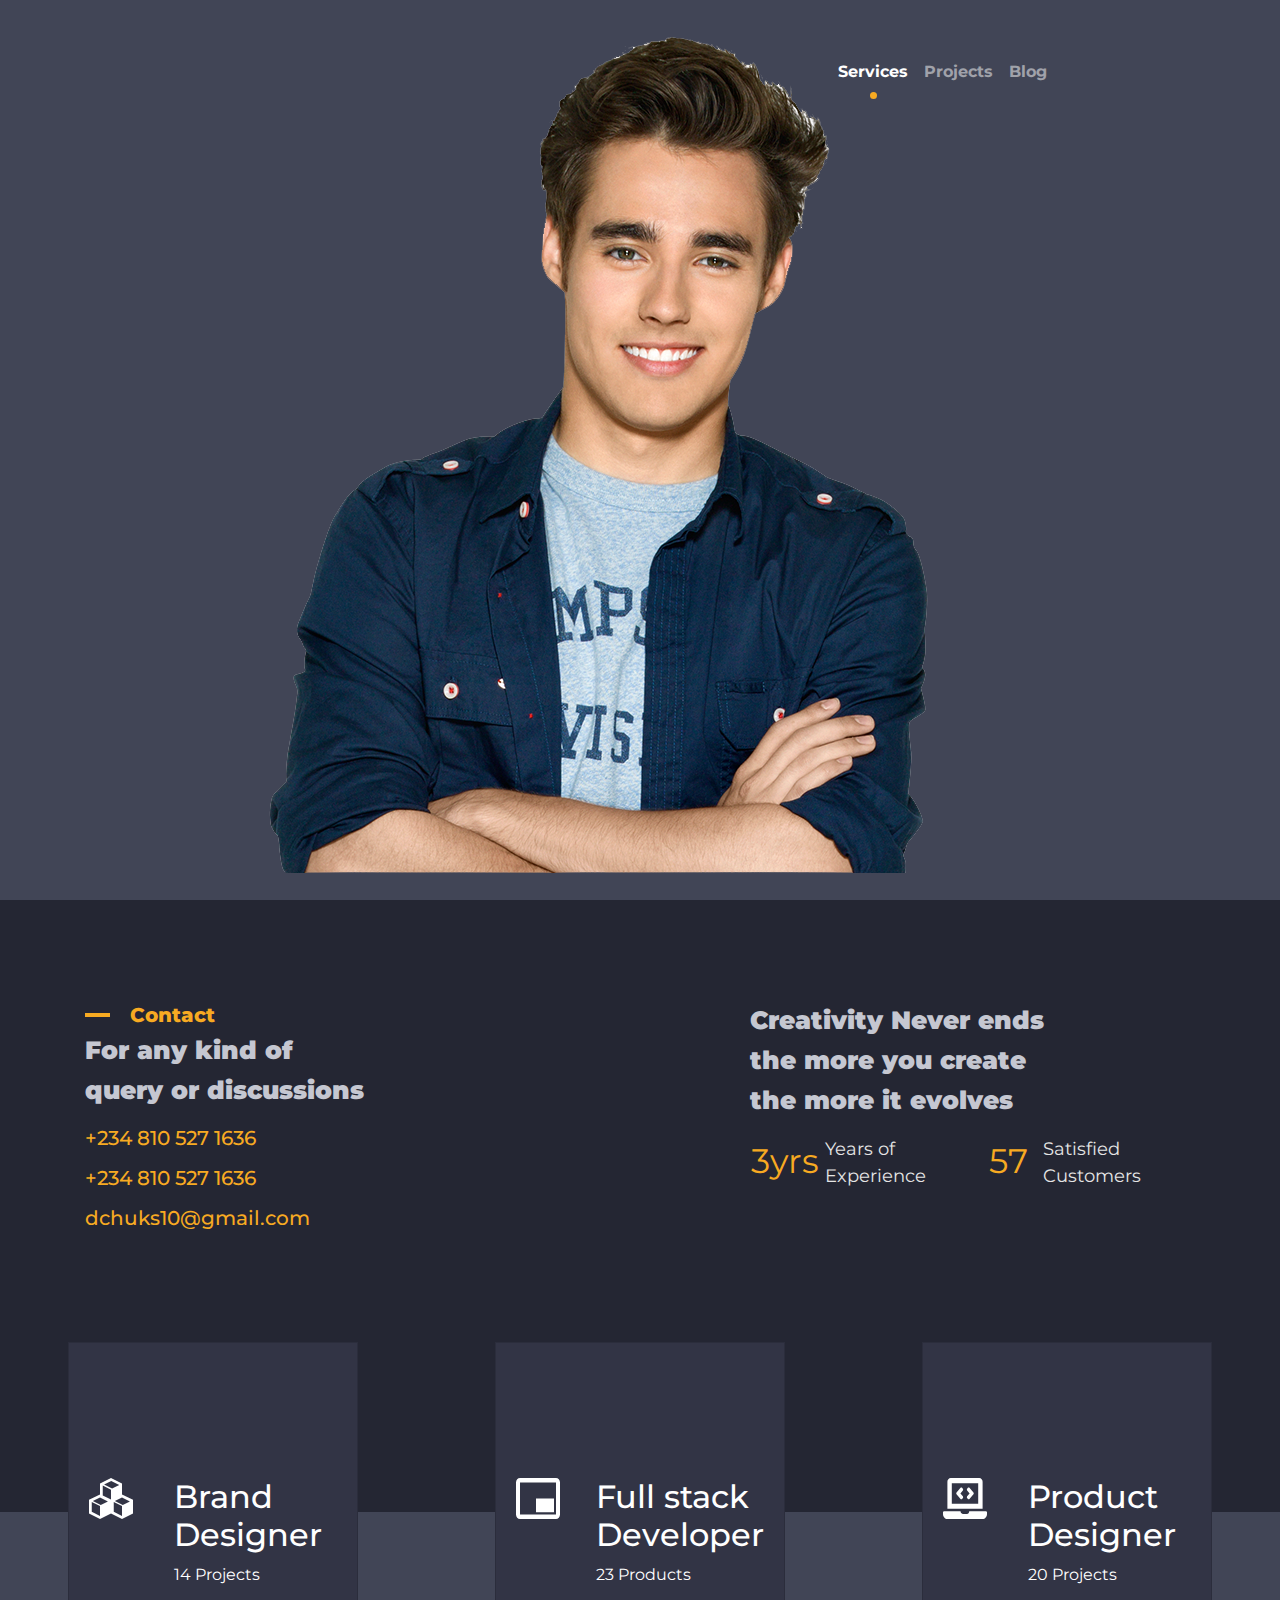
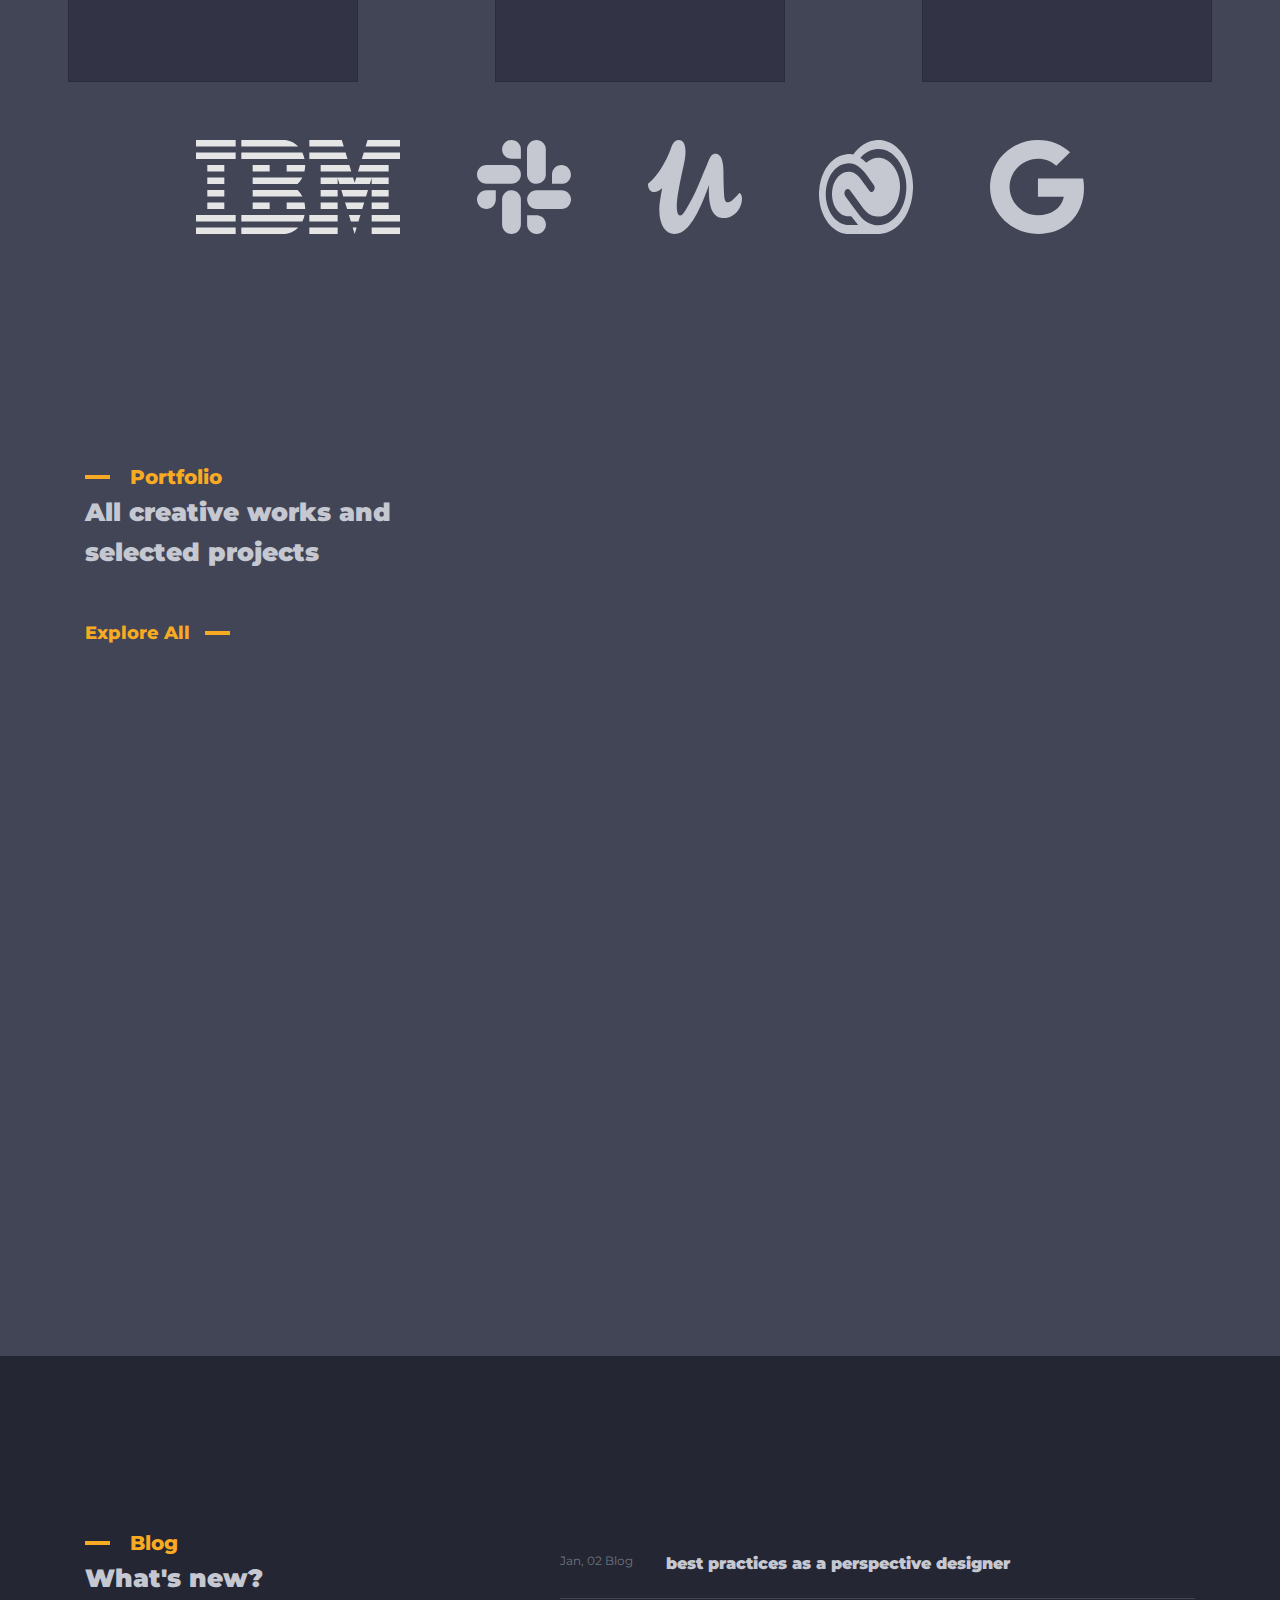
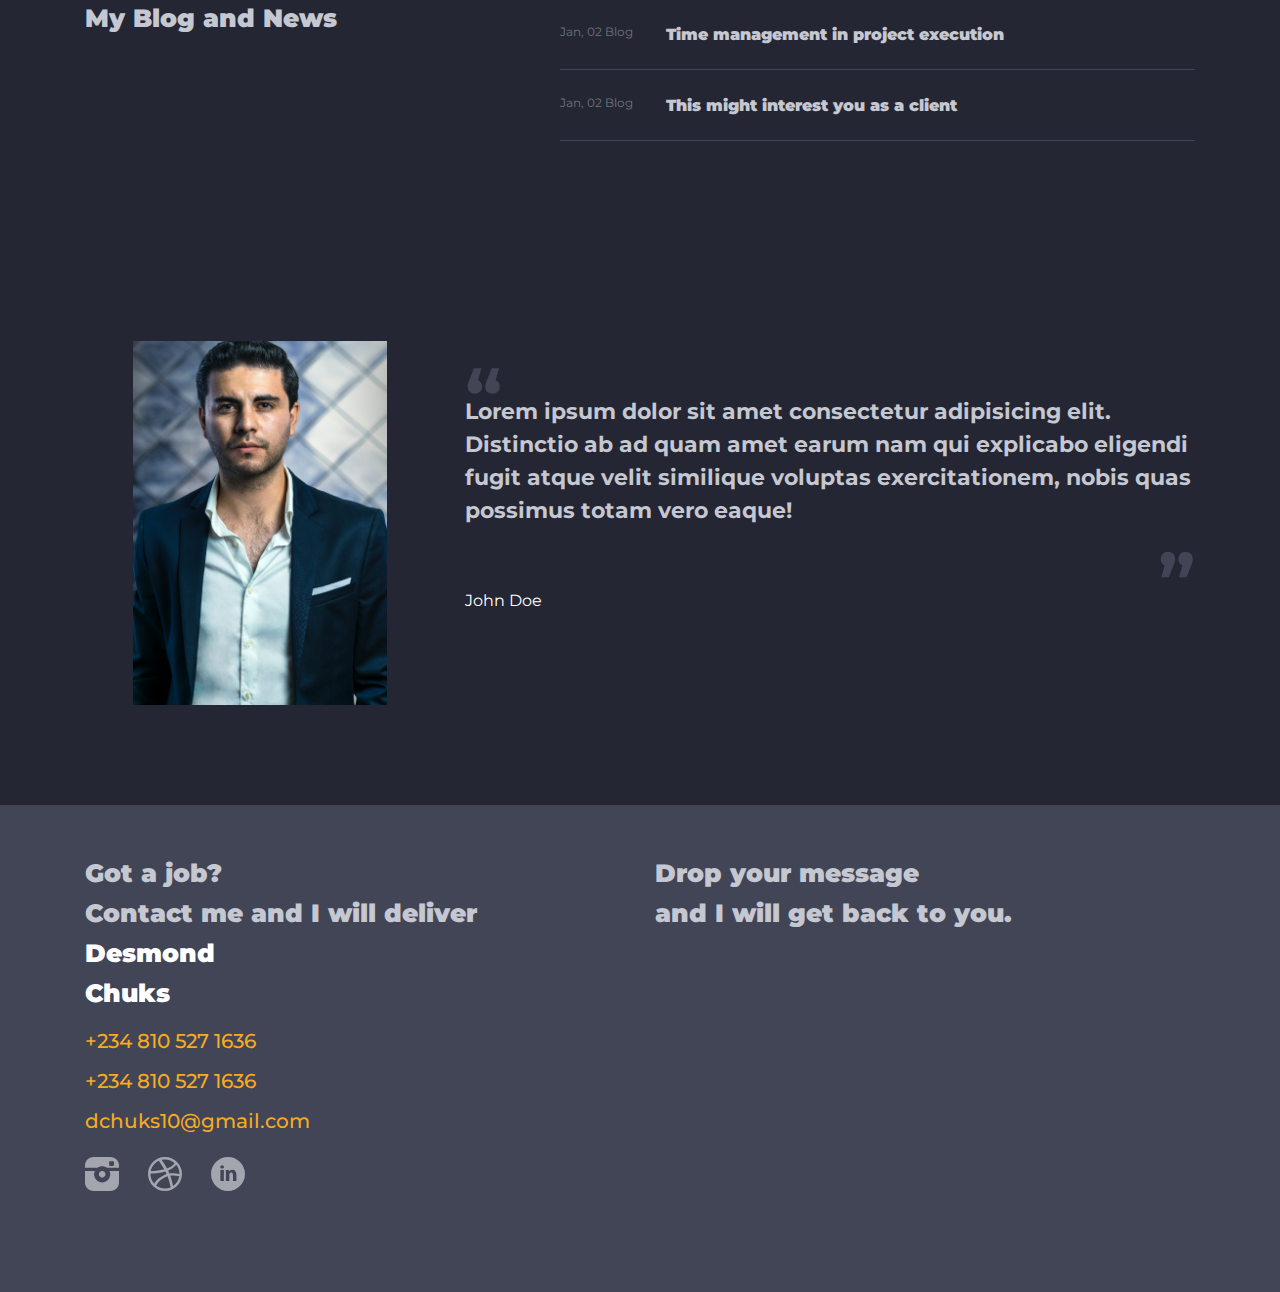
<file: index.html>
<!DOCTYPE html>
<html lang="en">
  <head>
    <meta charset="utf-8" />
    <link rel="icon" href="/favicon.ico" />
    <meta name="viewport" content="width=device-width,initial-scale=1" />
    <meta name="theme-color" content="#000000" />
    <meta name="description" content="Portfolio template" />
    <meta
      name="keywords"
      content="puredev thepuredev portfolio thepuredev.net"
    />
    <meta name="author" content="@ajibola_ojo_(jbritz)" />
    <link rel="apple-touch-icon" href="/logo192.png" />
    <!-- <link rel="manifest" href="/manifest.json" /> -->
    <link
      href="https://fonts.googleapis.com/css2?family=Montserrat&display=swap"
      rel="stylesheet"
    />
    <link
      rel="stylesheet"
      href="https://stackpath.bootstrapcdn.com/bootstrap/4.3.1/css/bootstrap.min.css"
      integrity="sha384-ggOyR0iXCbMQv3Xipma34MD+dH/1fQ784/j6cY/iJTQUOhcWr7x9JvoRxT2MZw1T"
      crossorigin="anonymous"
    />
    <link href="https://unpkg.com/aos@2.3.1/dist/aos.css" rel="stylesheet" />

    <title>Services | Portfolio</title>
    <link href="/static/css/main.css" rel="stylesheet" />
  </head>

  <body>
    <div id="jbritz-page">
      <!-- Nav  Start-->
      <nav class="navbar navbar-expand navbar-dark bg-transparent">
        <div class="container">
          <div class="col-0 col-md-8"></div>
          <div class="collapse navbar-collapse" id="navbarNav">
            <ul class="navbar-nav ml-auto ml-md-0">
              <li class="nav-item active">
                <a class="nav-link" href="./index.html"
                  >Services <span class="sr-only">(current)</span></a
                >
              </li>
              <li class="nav-item">
                <a class="nav-link" href="./projects.html">Projects</a>
              </li>
              <li class="nav-item">
                <a class="nav-link" href="./blog.html">Blog</a>
              </li>
            </ul>
          </div>
        </div>
      </nav>
      <!-- Nav End -->
      <section class="container landing-section">
        <div class="col-8 d-flex">
          <div
            class=""
            data-aos="fade-up"
            data-aos-delay="0"
            data-aos-duration="1500"
            data-aos-easing="ease-in-cubic"
            data-aos-once="true"
          >
            <div class="head-section">
              Desmond
              <br />
              Chuks
            </div>
            <div class="social-icon-set">
              <div class="social-icon">
                <a href="#"
                  ><img
                    class="social-icon-img"
                    src="./static/images/instagram.svg"
                    alt=""
                /></a>
              </div>
              <div class="social-icon">
                <a href="#"
                  ><img
                    class="social-icon-img"
                    src="./static/images/dribble.svg"
                    alt=""
                /></a>
              </div>
              <div class="social-icon">
                <a href="#"
                  ><img
                    class="social-icon-img"
                    src="./static/images/linkedin.svg"
                    alt=""
                /></a>
              </div>
            </div>
          </div>
        </div>
        <div class="col-4 d-none d-md-flex align-items-center">
          <div
            class="mini-section"
            data-aos="fade-down"
            data-aos-delay="300"
            data-aos-duration="1200"
            data-aos-easing="ease-in-cubic"
            data-aos-once="true"
          >
            <div class="mini-section-head">Introduction</div>
            <div class="top mini-section-body">
              Product Designer and Developer Based in Lagos.
            </div>
          </div>
        </div>
      </section>
      <!-- <div id="jbritz-main">
        <section class="jbritz-about" data-section="about"></section>
      </div> -->
    </div>
    <section class="contact-section px-3 pb-5">
      <div class="container">
        <div class="row">
          <div class="col-12 col-md-7">
            <div class="mini-section">
              <div class="mini-section-head">Contact</div>
              <div class="mini-section-body">
                For any kind of <br />
                query or discussions
              </div>
            </div>
            <div class="contact-info">
              <h5 class="my-3 text-bright">
                <a href="tel:+234 810 527 1636">+234 810 527 1636</a>
              </h5>
              <h5 class="my-3 text-bright">
                <a href="tel:+234 810 527 1636">+234 810 527 1636</a>
              </h5>
              <h5 class="my-3 text-bright">
                <a href="mailto:dchuks10@gmail.com">dchuks10@gmail.com</a>
              </h5>
            </div>
          </div>
          <div class="col-12 col-md-5">
            <div class="mini-section">
              <div class="mini-section-body">
                Creativity Never ends <br />
                the more you create <br />
                the more it evolves
              </div>
              <div class="mt-3 row">
                <div
                  class="col-12 my-2 my-sm-0 col-sm-6 support-info"
                  data-before="3yrs"
                >
                  Years of<br />
                  Experience
                </div>
                <div
                  class="col-12 my-2 my-sm-0 col-sm-6 support-info"
                  data-before="57"
                >
                  Satisfied<br />
                  Customers
                </div>
              </div>
            </div>
          </div>
        </div>
      </div>
    </section>
    <section class="experience-card-section py-5">
      <div
        class="d-flex flex-wrap flex-column flex-sm-row align-items-center justify-content-around"
      >
        <div class="card experience-card rounded-0 mx-2">
          <div class="d-flex">
            <div class="experience-card-icon">
              <img
                src="./static/images/stack.svg"
                alt=""
                class="mx-auto ex-card-image"
              />
            </div>
            <div class="experience-card-body">
              <h2>
                Brand<br />
                Designer
              </h2>
              <div class="card-sub">14 Projects</div>
            </div>
          </div>
        </div>
        <div class="card experience-card rounded-0 mx-2">
          <div class="d-flex">
            <div class="experience-card-icon">
              <img
                src="./static/images/pip.svg"
                alt=""
                class="mx-auto ex-card-image"
              />
            </div>
            <div class="experience-card-body">
              <h2>
                Full stack<br />
                Developer
              </h2>
              <div class="card-sub">23 Products</div>
            </div>
          </div>
        </div>
        <div class="card experience-card rounded-0 mx-2">
          <div class="d-flex">
            <div class="experience-card-icon">
              <img
                src="./static/images/code.svg"
                alt=""
                class="mx-auto ex-card-image"
              />
            </div>
            <div class="experience-card-body">
              <h2>
                Product<br />
                Designer
              </h2>
              <div class="card-sub">20 Projects</div>
            </div>
          </div>
        </div>
      </div>
    </section>
    <section class="org-section">
      <div class="d-flex flex-wrap align-items-center justify-content-center">
        <div
          class="org-logo"
          style="width: 204px; background: url('./static/images/ibm.svg');"
        ></div>
        <div
          class="org-logo"
          style="background: url('./static/images/slack.svg');"
        ></div>
        <div
          class="org-logo"
          style="background: url('./static/images/udemy.svg');"
        ></div>
        <div
          class="org-logo"
          style="background: url('./static/images/adcloud.svg');"
        ></div>
        <div
          class="org-logo"
          style="background: url('./static/images/google.svg');"
        ></div>
      </div>
    </section>
    <section class="portfolio-section">
      <div class="container">
        <div class="row">
          <div class="col-12 col-md-6">
            <div class="mini-section">
              <div class="mini-section-head">Portfolio</div>
              <div class="mini-section-body">
                All creative works and<br />
                selected projects
              </div>
              <div class="py-5">
                <a href="#" class="text-bright bright-link">
                  Explore All
                </a>
              </div>
            </div>
            <div
              class="img-section w-100"
              data-aos="fade-right"
              data-aos-duration="700"
              data-aos-easing="ease-in-cubic"
              data-aos-once="true"
            >
              <img class="boxed-img" src="./static/images/port 1.png" alt="" />
            </div>
          </div>
          <div
            class="col-12 col-md-6"
            data-aos="fade-left"
            data-aos-duration="700"
            data-aos-easing="ease-in-cubic"
            data-aos-once="true"
          >
            <div class="img-section w-100">
              <img class="boxed-img" src="./static/images/port 2.png" alt="" />
            </div>
            <div
              class="img-section w-100"
              data-aos="fade-right"
              data-aos-duration="700"
              data-aos-easing="ease-in-cubic"
              data-aos-once="true"
            >
              <img class="boxed-img" src="./static/images/port 3.png" alt="" />
            </div>
          </div>
        </div>
      </div>
    </section>
    <section class="blog-section">
      <div class="container">
        <div class="row">
          <div class="col-12 col-md-5">
            <div class="mini-section">
              <div class="mini-section-head">Blog</div>
              <div class="mini-section-body">
                What's new?<br />
                My Blog and News
              </div>
            </div>
          </div>
          <div class="col-12 col-md-7">
            <div class="blog-list">
              <div class="blog-list-item">
                <div class="d-inline-block blog-date text-muted">
                  Jan, 02 Blog
                </div>
                <div class="d-inline-block blog-item">
                  best practices as a perspective designer
                </div>
              </div>
              <div class="blog-list-item">
                <div class="d-inline-block blog-date text-muted">
                  Jan, 02 Blog
                </div>
                <div class="d-inline-block blog-item">
                  Time management in project execution
                </div>
              </div>
              <div class="blog-list-item">
                <div class="d-inline-block blog-date text-muted">
                  Jan, 02 Blog
                </div>
                <div class="d-inline-block blog-item">
                  This might interest you as a client
                </div>
              </div>
            </div>
          </div>
        </div>
      </div>
    </section>
    <section class="comment-section secondary-background">
      <div class="container">
        <div class="row">
          <div class="col-4 d-none d-md-block">
            <div class="comment-img-box">
              <img
                src="./static/images/comment 1.png"
                alt=""
                class="comment-img"
              />
            </div>
          </div>
          <div class="col-12 col-md-8 d-flex flex-column">
            <div class="comment-text quote-main">
              Lorem ipsum dolor sit amet consectetur adipisicing elit.
              Distinctio ab ad quam amet earum nam qui explicabo eligendi fugit
              atque velit similique voluptas exercitationem, nobis quas possimus
              totam vero eaque!
            </div>
            <div class="commenter py-2 text-white justify-self-end text-bright">
              John Doe
            </div>
          </div>
        </div>
      </div>
    </section>
    <footer class="contactme-section py-5">
      <div class="container">
        <div class="row">
          <div class="col-12 col-md-6">
            <div class="mini-section-body">
              Got a job?<br />
              Contact me and I will deliver
            </div>
            <div class="mini-section-body text-white">
              Desmond<br />
              Chuks
            </div>
            <div class="contact-info">
              <h5 class="my-3 text-bright">
                <a href="tel:+234 810 527 1636">+234 810 527 1636</a>
              </h5>
              <h5 class="my-3 text-bright">
                <a href="tel:+234 810 527 1636">+234 810 527 1636</a>
              </h5>
              <h5 class="my-3 text-bright">
                <a href="mailto:dchuks10@gmail.com">dchuks10@gmail.com</a>
              </h5>
            </div>
            <div class="social-icon-set py-2">
              <div class="social-icon">
                <a href="#"
                  ><img
                    class="social-icon-img"
                    src="./static/images/instagram.svg"
                    alt=""
                /></a>
              </div>
              <div class="social-icon">
                <a href="#"
                  ><img
                    class="social-icon-img"
                    src="./static/images/dribble.svg"
                    alt=""
                /></a>
              </div>
              <div class="social-icon">
                <a href="#"
                  ><img
                    class="social-icon-img"
                    src="./static/images/linkedin.svg"
                    alt=""
                /></a>
              </div>
            </div>
          </div>
          <div class="col-12 col-md-6 py-5 py-md-0">
            <div class="mini-section-body">
              Drop your message<br />
              and I will get back to you.
            </div>
            <form
              data-aos="flip-up"
              data-aos-duration="500"
              data-aos-easing="ease-in-cubic"
              data-aos-once="true"
              id="contact-form"
            >
              <div class="form-group">
                <label for="contactName">Name</label>
                <input
                  type="text"
                  class="form-control form-control-sm"
                  id="contactName"
                  aria-describedby="name"
                />
              </div>
              <div class="form-group">
                <label for="contactEmail">Email</label>
                <input
                  type="email"
                  class="form-control form-control-sm"
                  id="contactEmail"
                  aria-describedby="email"
                />
              </div>
              <div class="form-group">
                <label for="contactPhone">Phone</label>
                <input
                  type="tel"
                  class="form-control form-control-sm"
                  id="contactPhone"
                  aria-describedby="phone number"
                />
              </div>
              <button
                type="submit"
                class="btn btn-secondary btn-block rounded-0"
              >
                Submit
              </button>
            </form>
          </div>
        </div>
      </div>
    </footer>
    <!-- Main Section End -->

    <!-- <script src="/js/main.js"></script> -->
    <script
      src="https://code.jquery.com/jquery-3.4.1.slim.min.js"
      integrity="sha384-J6qa4849blE2+poT4WnyKhv5vZF5SrPo0iEjwBvKU7imGFAV0wwj1yYfoRSJoZ+n"
      crossorigin="anonymous"
    ></script>
    <script
      src="https://cdn.jsdelivr.net/npm/popper.js@1.16.0/dist/umd/popper.min.js"
      integrity="sha384-Q6E9RHvbIyZFJoft+2mJbHaEWldlvI9IOYy5n3zV9zzTtmI3UksdQRVvoxMfooAo"
      crossorigin="anonymous"
    ></script>
    <script
      src="https://stackpath.bootstrapcdn.com/bootstrap/4.4.1/js/bootstrap.min.js"
      integrity="sha384-wfSDF2E50Y2D1uUdj0O3uMBJnjuUD4Ih7YwaYd1iqfktj0Uod8GCExl3Og8ifwB6"
      crossorigin="anonymous"
    ></script>
    <script src="https://unpkg.com/aos@2.3.1/dist/aos.js"></script>
    <script src="./static/js/main.js"></script>
  </body>
</html>
</file>
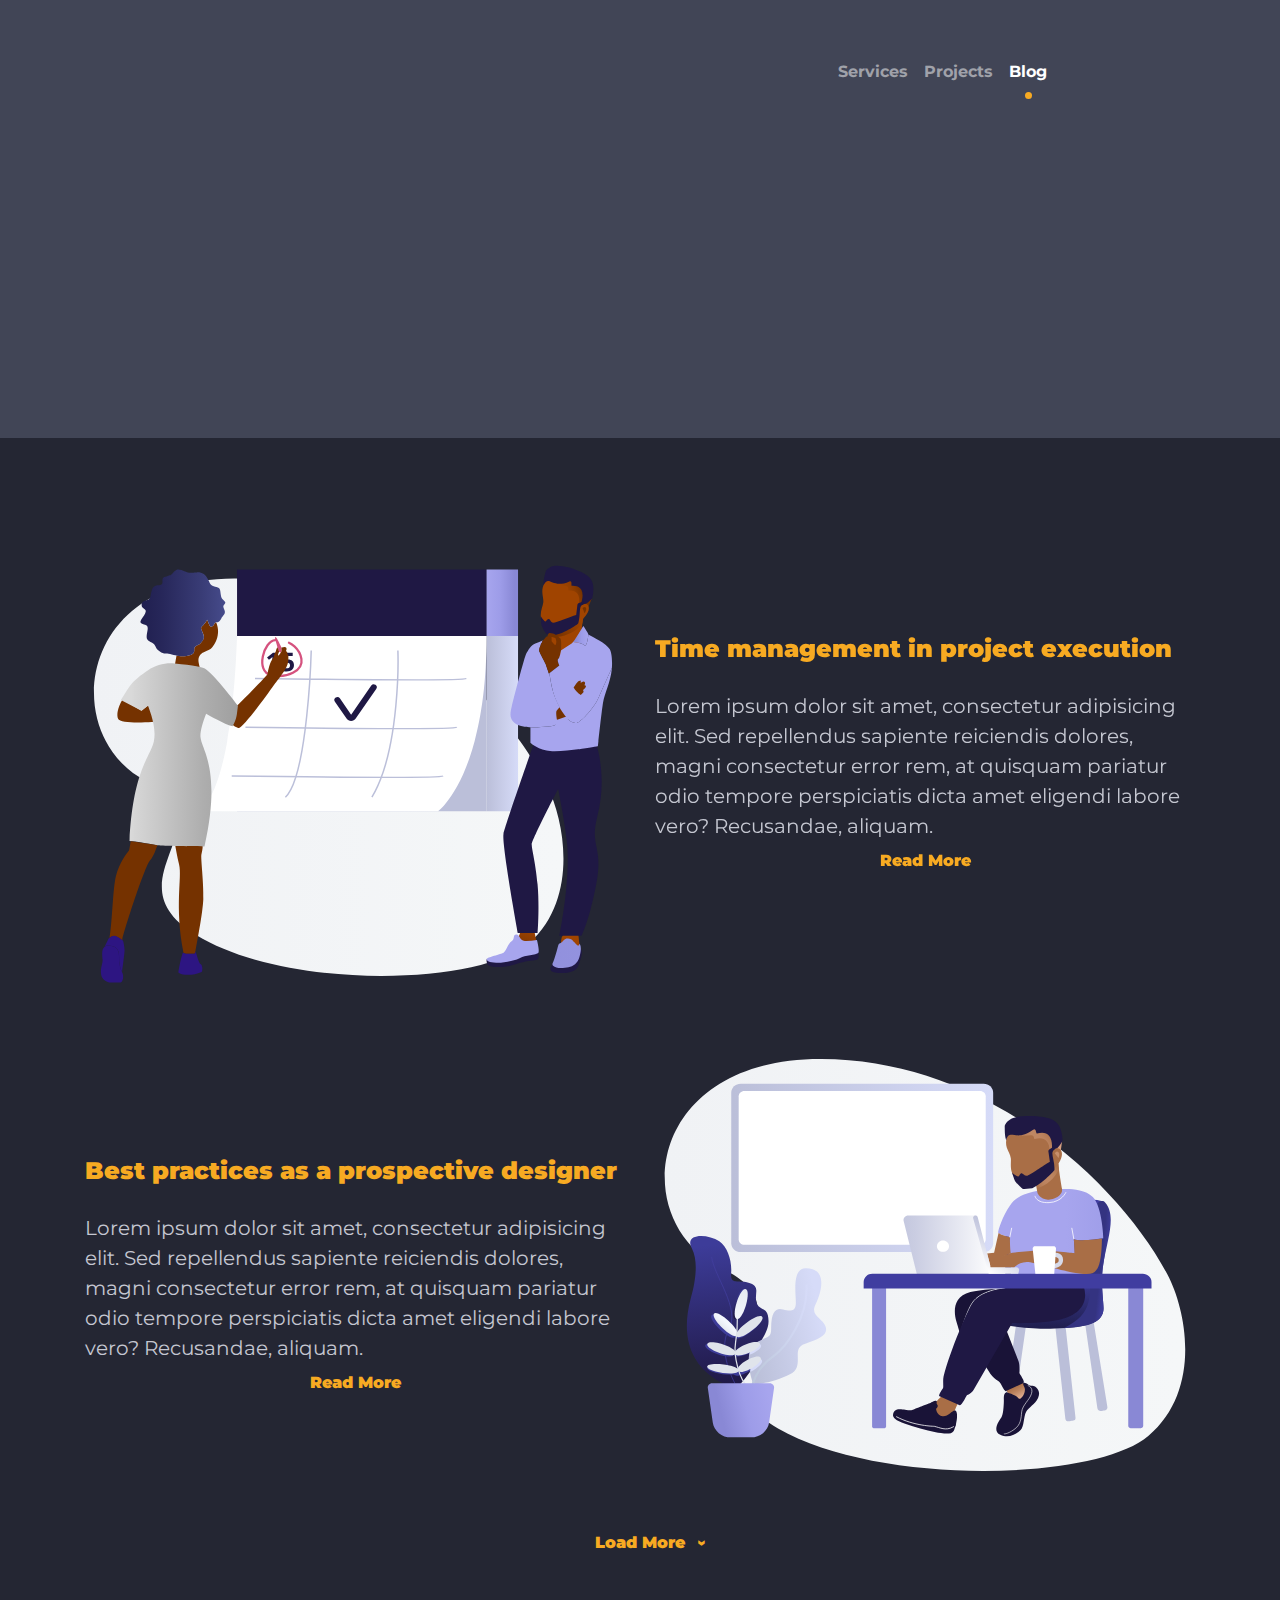
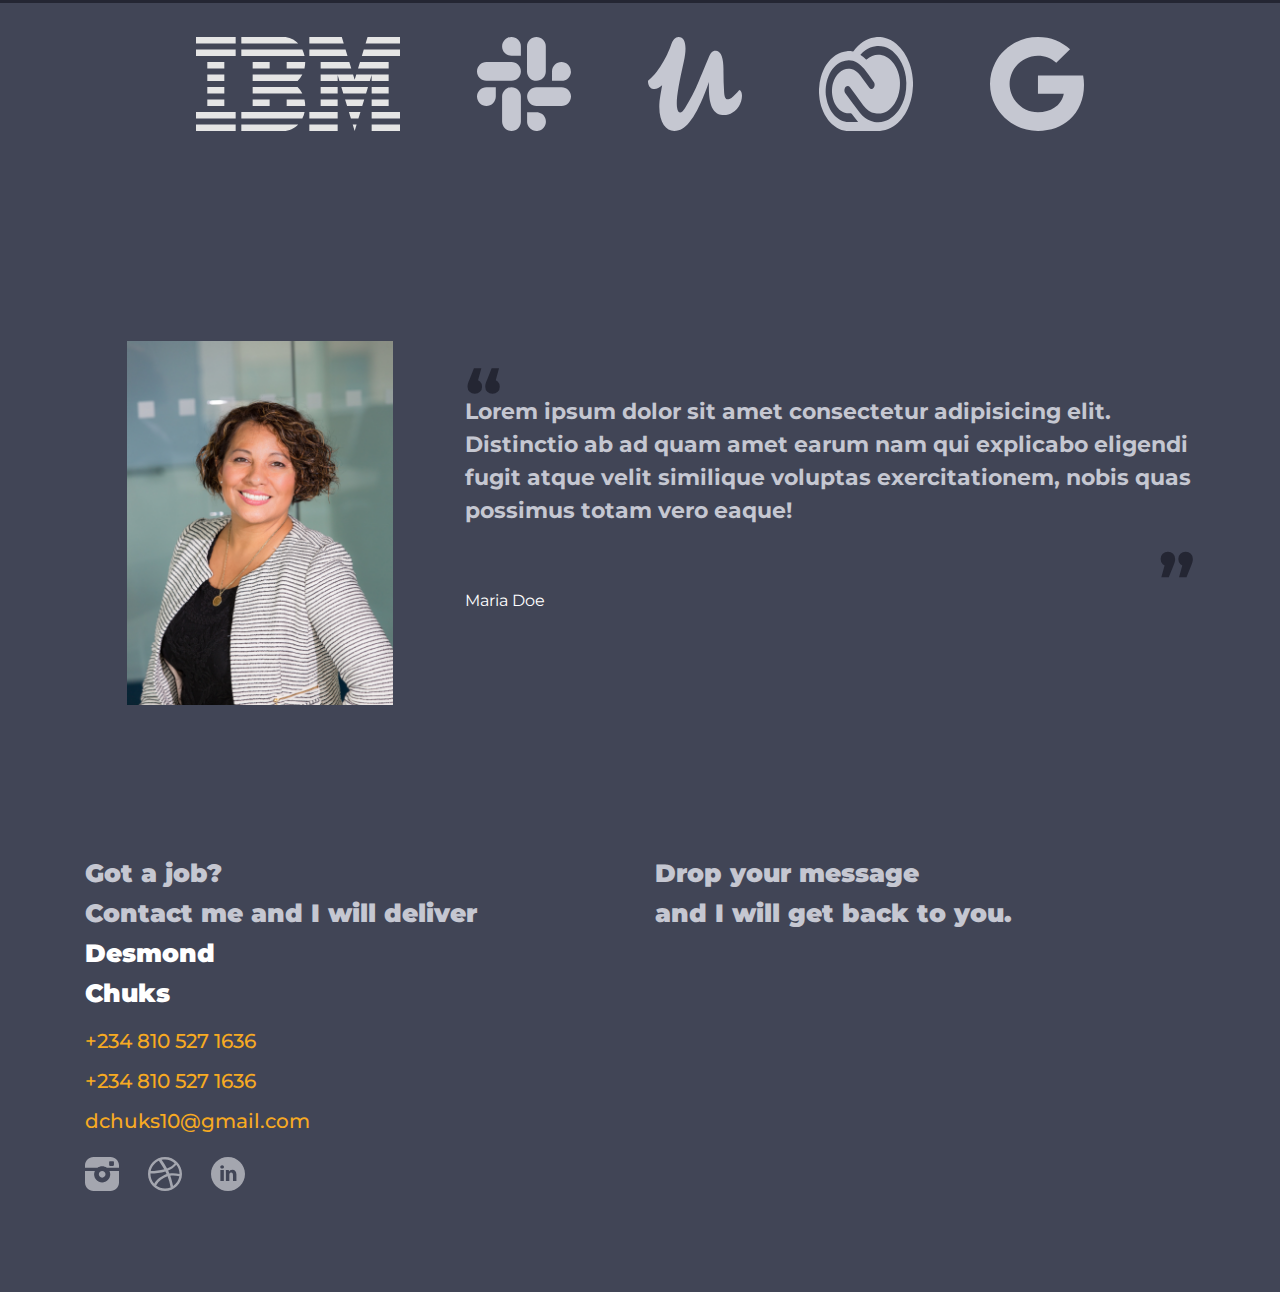
<file: blog.html>
<!DOCTYPE html>
<html lang="en">
  <head>
    <meta charset="utf-8" />
    <link rel="icon" href="/favicon.ico" />
    <meta name="viewport" content="width=device-width,initial-scale=1" />
    <meta name="theme-color" content="#000000" />
    <meta name="description" content="Portfolio template" />
    <meta
      name="keywords"
      content="puredev thepuredev portfolio thepuredev.net"
    />
    <meta name="author" content="@ajibola_ojo_(jbritz)" />
    <link rel="apple-touch-icon" href="/logo192.png" />
    <!-- <link rel="manifest" href="/manifest.json" /> -->
    <link
      href="https://fonts.googleapis.com/css2?family=Montserrat&display=swap"
      rel="stylesheet"
    />
    <link
      rel="stylesheet"
      href="https://stackpath.bootstrapcdn.com/bootstrap/4.3.1/css/bootstrap.min.css"
      integrity="sha384-ggOyR0iXCbMQv3Xipma34MD+dH/1fQ784/j6cY/iJTQUOhcWr7x9JvoRxT2MZw1T"
      crossorigin="anonymous"
    />
    <link href="https://unpkg.com/aos@2.3.1/dist/aos.css" rel="stylesheet" />

    <title>Blog | Portfolio</title>
    <link href="/static/css/main.css" rel="stylesheet" />
    <link rel="stylesheet" href="/static/css/blog.css" />
  </head>
  <body>
    <div id="jbritz-blog">
      <nav class="navbar navbar-expand navbar-dark bg-transparent">
        <div class="container">
          <div class="col-0 col-md-8"></div>
          <div class="collapse navbar-collapse" id="navbarNav">
            <ul class="navbar-nav ml-auto ml-md-0">
              <li class="nav-item">
                <a class="nav-link" href="./index.html">Services</a>
              </li>
              <li class="nav-item">
                <a class="nav-link" href="./projects.html">Projects</a>
              </li>
              <li class="nav-item active">
                <a class="nav-link" href="./blog.html"
                  >Blog <span class="sr-only">(current)</span></a
                >
              </li>
            </ul>
          </div>
        </div>
      </nav>
      <section class="container pb-5">
        <div class="d-flex">
          <div
            class=""
            data-aos="fade-up"
            data-aos-delay="50"
            data-aos-duration="1500"
            data-aos-easing="ease-in-cubic"
            data-aos-once="true"
          >
            <div class="head-section">
              Blog
            </div>
            <div class="social-icon-set">
              <div class="social-icon">
                <a href="#"
                  ><img
                    class="social-icon-img"
                    src="./static/images/instagram.svg"
                    alt=""
                /></a>
              </div>
              <div class="social-icon">
                <a href="#"
                  ><img
                    class="social-icon-img"
                    src="./static/images/dribble.svg"
                    alt=""
                /></a>
              </div>
              <div class="social-icon">
                <a href="#"
                  ><img
                    class="social-icon-img"
                    src="./static/images/linkedin.svg"
                    alt=""
                /></a>
              </div>
            </div>
          </div>
        </div>
      </section>
    </div>
    <section class="blog-articles-section py-5">
      <div class="container">
        <div class="row">
          <div class="d-none d-md-block col-md-6">
            <img
              class="blog-img"
              src="./static/images/cal.svg"
              alt="Calendar"
            />
          </div>
          <div
            class="col-12 col-md-6 py-5 d-flex flex-column justify-content-center"
          >
            <div class="blog-article-head mb-4">
              Time management in project execution
            </div>
            <div class="blog-article-body">
              Lorem ipsum dolor sit amet, consectetur adipisicing elit. Sed
              repellendus sapiente reiciendis dolores, magni consectetur error
              rem, at quisquam pariatur odio tempore perspiciatis dicta amet
              eligendi labore vero? Recusandae, aliquam.
            </div>
            <div class="text-center p-2">
              <a href="#" class="more-link">Read More</a>
            </div>
          </div>
        </div>
        <div class="row">
          <div
            class="col-12 col-md-6 py-5 d-flex flex-column justify-content-center"
          >
            <div class="blog-article-head mb-4">
              Best practices as a prospective designer
            </div>
            <div class="blog-article-body">
              Lorem ipsum dolor sit amet, consectetur adipisicing elit. Sed
              repellendus sapiente reiciendis dolores, magni consectetur error
              rem, at quisquam pariatur odio tempore perspiciatis dicta amet
              eligendi labore vero? Recusandae, aliquam.
            </div>
            <div class="text-center p-2">
              <a href="#" class="more-link">Read More</a>
            </div>
          </div>
          <div class="d-none d-md-block col-md-6">
            <img
              class="blog-img"
              src="./static/images/laptop.svg"
              alt="Calendar"
            />
          </div>
        </div>
        <div class="text-center">
          <a href="#" class="more-link load-more">
            Load More
          </a>
        </div>
      </div>
    </section>
    <section class="org-section pt-4">
      <div class="d-flex flex-wrap align-items-center justify-content-center">
        <div
          class="org-logo"
          style="width: 204px; background: url('./static/images/ibm.svg');"
        ></div>
        <div
          class="org-logo"
          style="background: url('./static/images/slack.svg');"
        ></div>
        <div
          class="org-logo"
          style="background: url('./static/images/udemy.svg');"
        ></div>
        <div
          class="org-logo"
          style="background: url('./static/images/adcloud.svg');"
        ></div>
        <div
          class="org-logo"
          style="background: url('./static/images/google.svg');"
        ></div>
      </div>
    </section>
    <section class="comment-section">
      <div class="container">
        <div class="row">
          <div class="col-4 d-none d-md-block">
            <div class="comment-img-box">
              <img
                src="./static/images/comment 2.png"
                alt=""
                class="comment-img"
              />
            </div>
          </div>
          <div class="col-12 col-md-8 d-flex flex-column">
            <div class="comment-text">
              Lorem ipsum dolor sit amet consectetur adipisicing elit.
              Distinctio ab ad quam amet earum nam qui explicabo eligendi fugit
              atque velit similique voluptas exercitationem, nobis quas possimus
              totam vero eaque!
            </div>
            <div class="commenter py-2 text-white justify-self-end text-bright">
              Maria Doe
            </div>
          </div>
        </div>
      </div>
    </section>
    <footer class="contactme-section py-5">
      <div class="container">
        <div class="row">
          <div class="col-12 col-md-6">
            <div class="mini-section-body">
              Got a job?<br />
              Contact me and I will deliver
            </div>
            <div class="mini-section-body text-white">
              Desmond<br />
              Chuks
            </div>
            <div class="contact-info">
              <h5 class="my-3 text-bright">
                <a href="tel:+234 810 527 1636">+234 810 527 1636</a>
              </h5>
              <h5 class="my-3 text-bright">
                <a href="tel:+234 810 527 1636">+234 810 527 1636</a>
              </h5>
              <h5 class="my-3 text-bright">
                <a href="mailto:dchuks10@gmail.com">dchuks10@gmail.com</a>
              </h5>
            </div>
            <div class="social-icon-set py-2">
              <div class="social-icon">
                <a href="#"
                  ><img
                    class="social-icon-img"
                    src="./static/images/instagram.svg"
                    alt=""
                /></a>
              </div>
              <div class="social-icon">
                <a href="#"
                  ><img
                    class="social-icon-img"
                    src="./static/images/dribble.svg"
                    alt=""
                /></a>
              </div>
              <div class="social-icon">
                <a href="#"
                  ><img
                    class="social-icon-img"
                    src="./static/images/linkedin.svg"
                    alt=""
                /></a>
              </div>
            </div>
          </div>
          <div class="col-12 col-md-6 py-5 py-md-0">
            <div class="mini-section-body">
              Drop your message<br />
              and I will get back to you.
            </div>
            <form
              data-aos="flip-up"
              data-aos-duration="500"
              data-aos-easing="ease-in-cubic"
              data-aos-once="true"
              id="contact-form"
            >
              <div class="form-group">
                <label for="contactName">Name</label>
                <input
                  type="text"
                  class="form-control form-control-sm"
                  id="contactName"
                  aria-describedby="name"
                />
              </div>
              <div class="form-group">
                <label for="contactEmail">Email</label>
                <input
                  type="email"
                  class="form-control form-control-sm"
                  id="contactEmail"
                  aria-describedby="email"
                />
              </div>
              <div class="form-group">
                <label for="contactPhone">Phone</label>
                <input
                  type="tel"
                  class="form-control form-control-sm"
                  id="contactPhone"
                  aria-describedby="phone number"
                />
              </div>
              <button
                type="submit"
                class="btn btn-secondary btn-block rounded-0"
              >
                Submit
              </button>
            </form>
          </div>
        </div>
      </div>
    </footer>
    <!-- Main Section End -->

    <!-- <script src="/js/main.js"></script> -->
    <script
      src="https://code.jquery.com/jquery-3.4.1.slim.min.js"
      integrity="sha384-J6qa4849blE2+poT4WnyKhv5vZF5SrPo0iEjwBvKU7imGFAV0wwj1yYfoRSJoZ+n"
      crossorigin="anonymous"
    ></script>
    <script
      src="https://cdn.jsdelivr.net/npm/popper.js@1.16.0/dist/umd/popper.min.js"
      integrity="sha384-Q6E9RHvbIyZFJoft+2mJbHaEWldlvI9IOYy5n3zV9zzTtmI3UksdQRVvoxMfooAo"
      crossorigin="anonymous"
    ></script>
    <script
      src="https://stackpath.bootstrapcdn.com/bootstrap/4.4.1/js/bootstrap.min.js"
      integrity="sha384-wfSDF2E50Y2D1uUdj0O3uMBJnjuUD4Ih7YwaYd1iqfktj0Uod8GCExl3Og8ifwB6"
      crossorigin="anonymous"
    ></script>
    <script src="https://unpkg.com/aos@2.3.1/dist/aos.js"></script>
    <script src="./static/js/main.js"></script>
  </body>
</html>
</file>
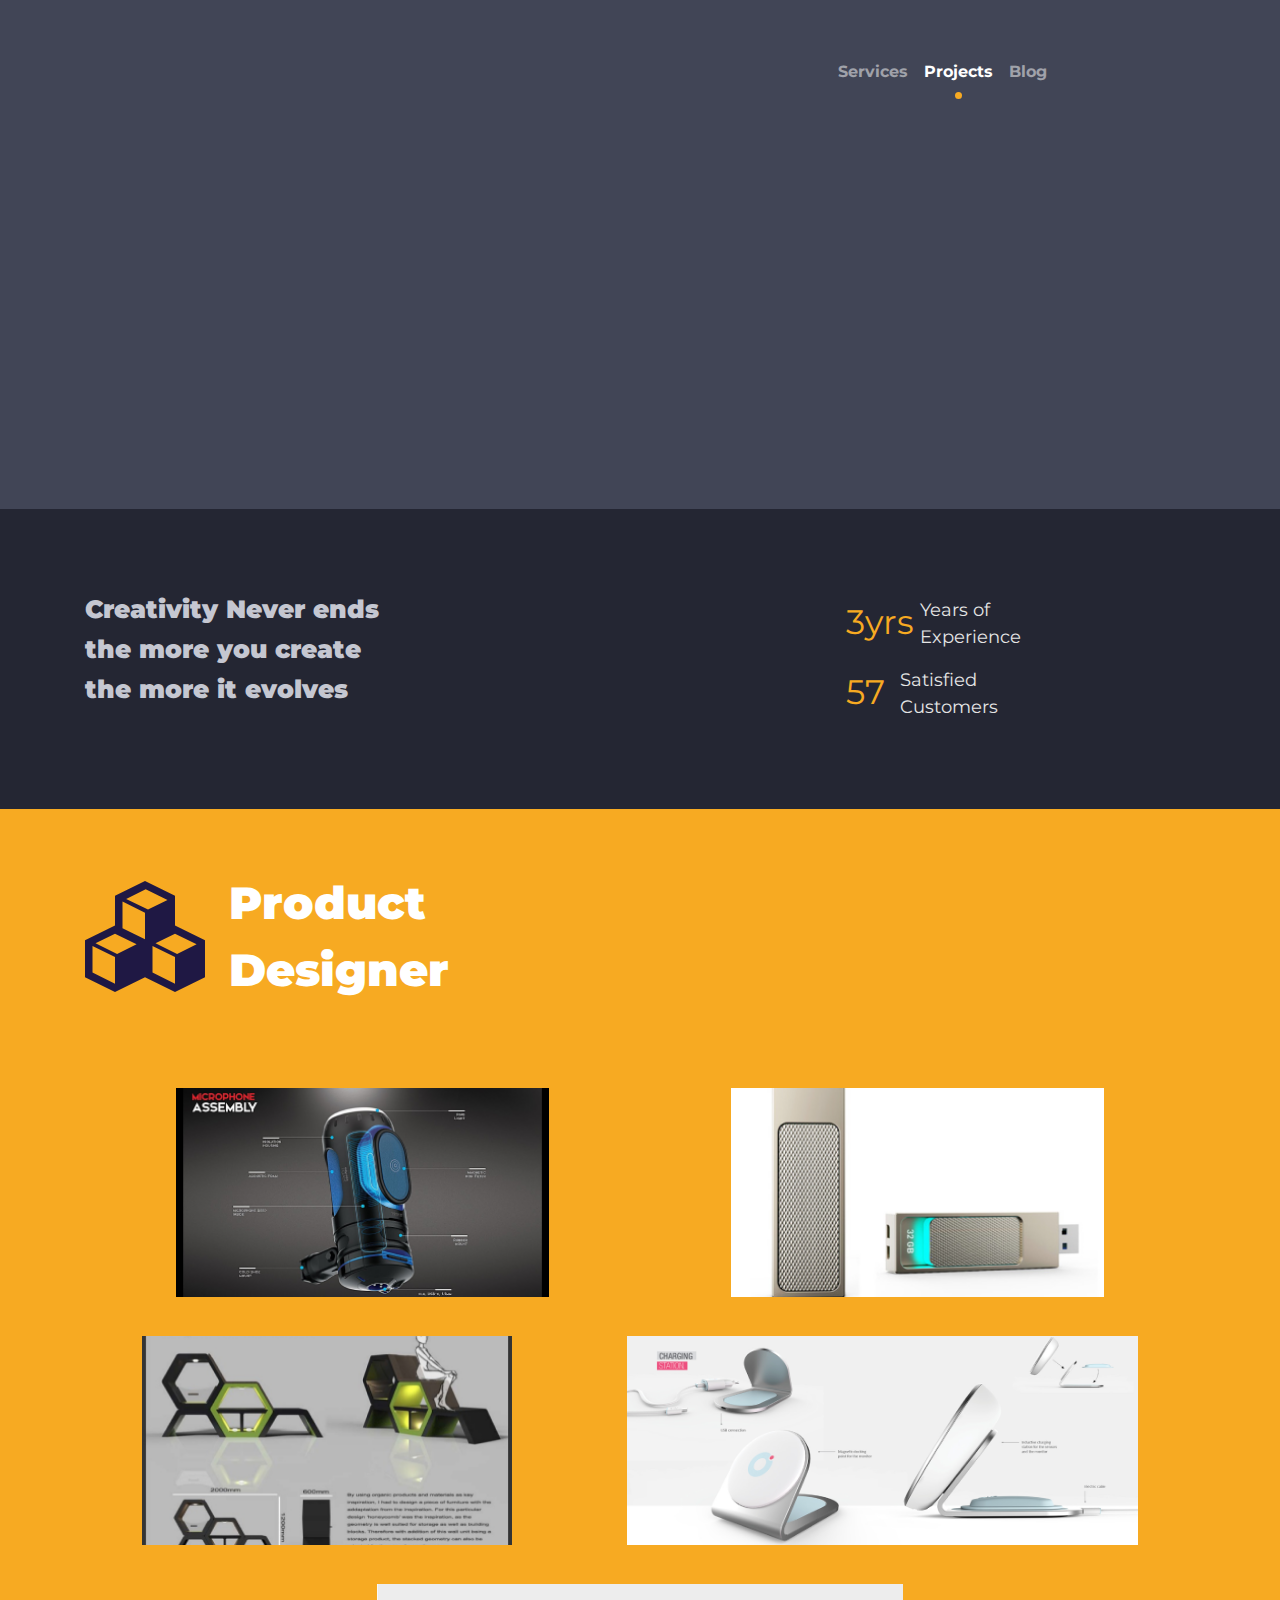
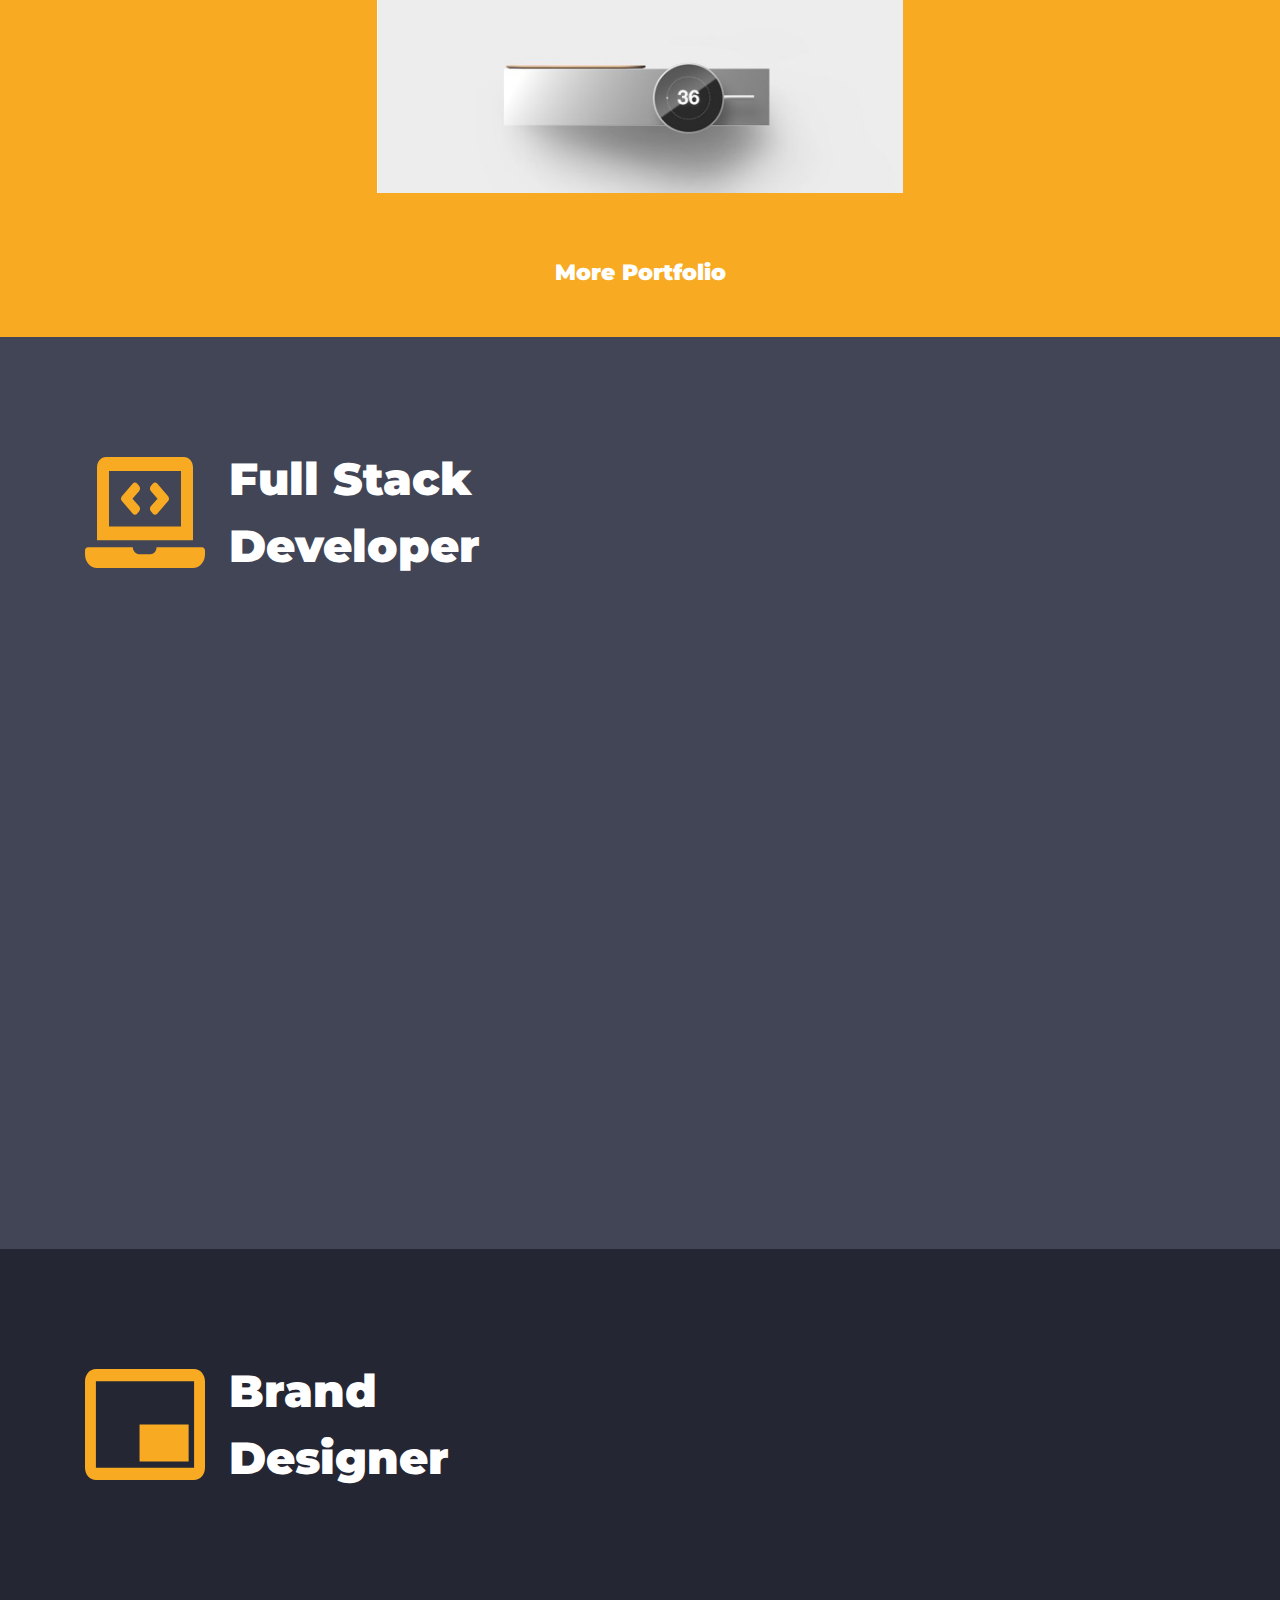
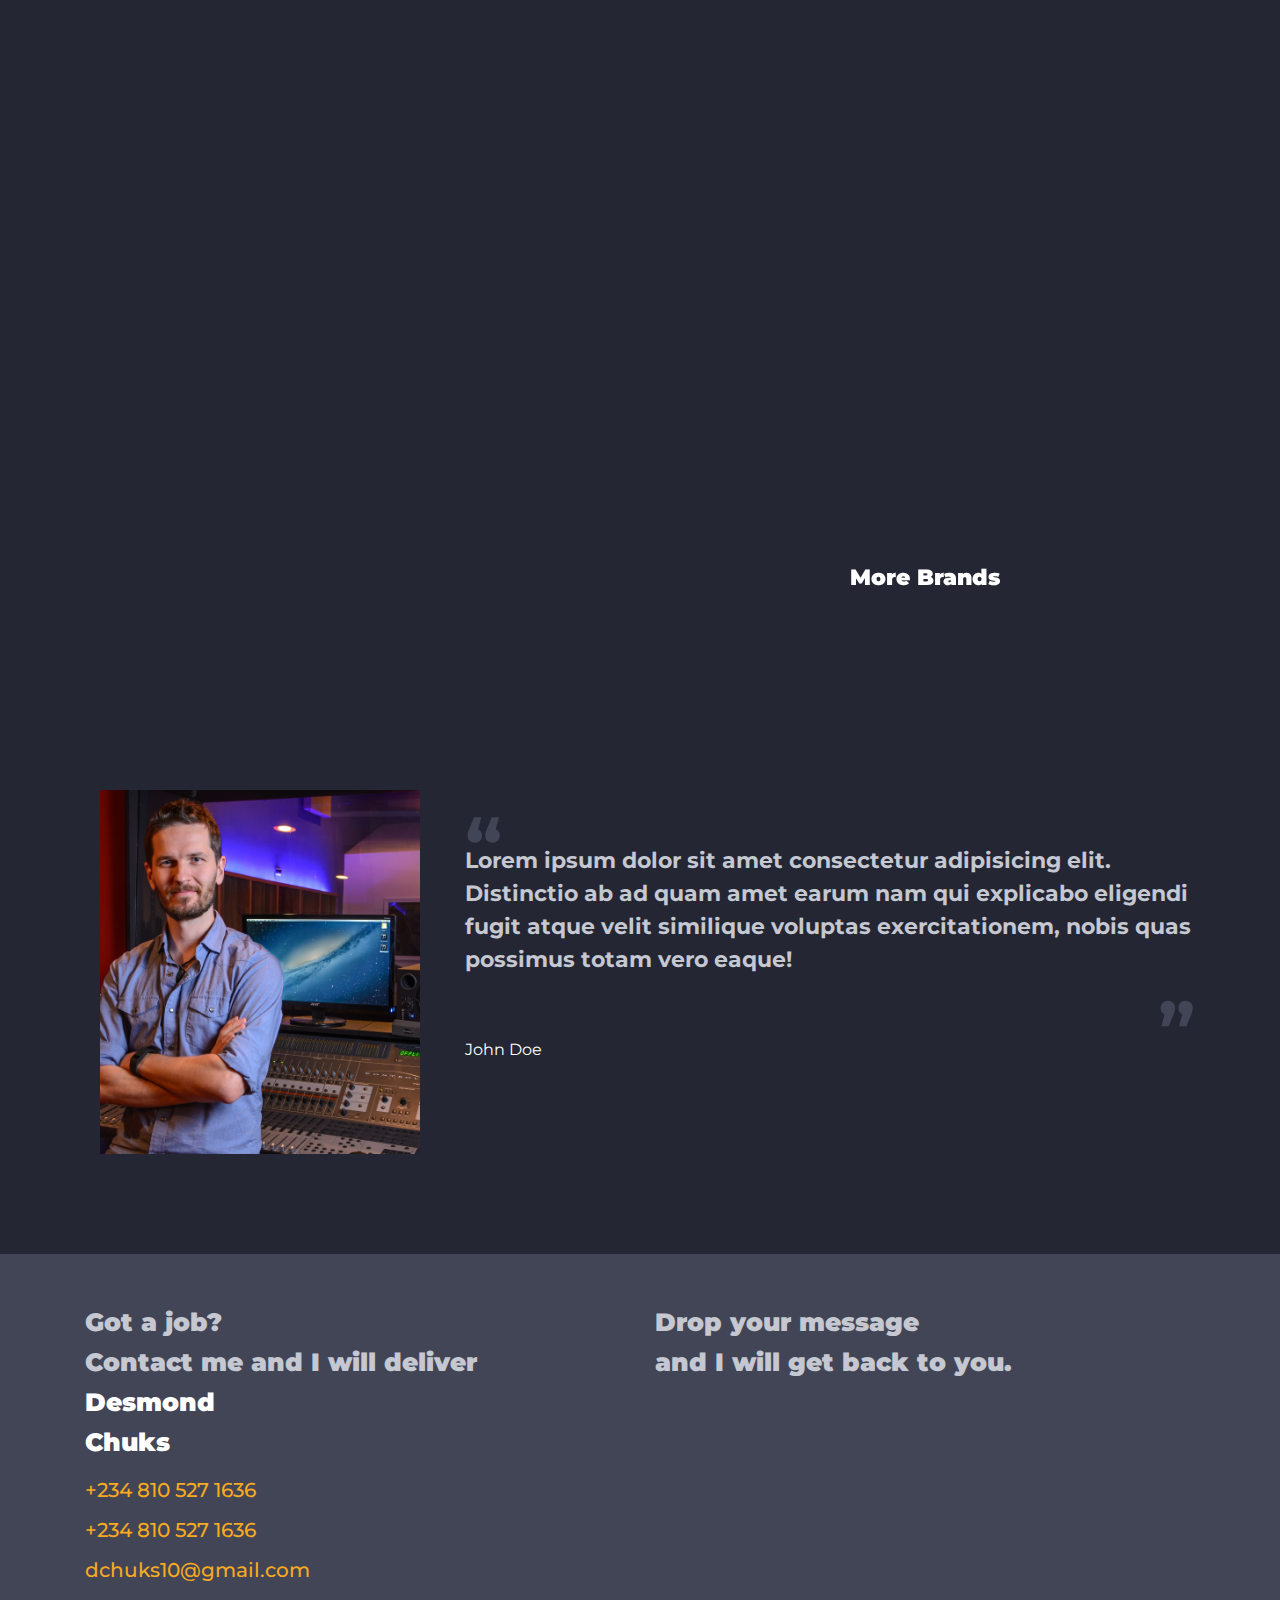
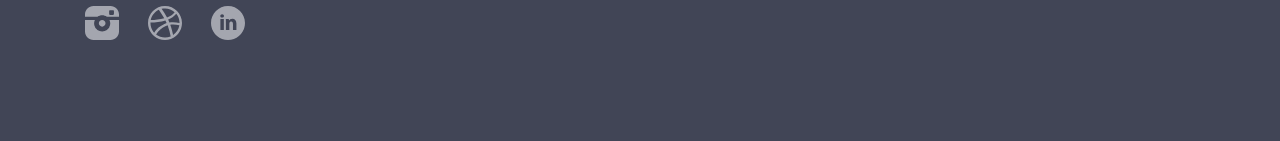
<file: projects.html>
<!DOCTYPE html>
<html lang="en">
  <head>
    <meta charset="utf-8" />
    <link rel="icon" href="/favicon.ico" />
    <meta name="viewport" content="width=device-width,initial-scale=1" />
    <meta name="theme-color" content="#000000" />
    <meta name="description" content="Portfolio template" />
    <meta
      name="keywords"
      content="puredev thepuredev portfolio thepuredev.net"
    />
    <meta name="author" content="@ajibola_ojo_(jbritz)" />
    <link rel="apple-touch-icon" href="/logo192.png" />
    <!-- <link rel="manifest" href="/manifest.json" /> -->
    <link
      href="https://fonts.googleapis.com/css2?family=Montserrat&display=swap"
      rel="stylesheet"
    />
    <link
      rel="stylesheet"
      href="https://stackpath.bootstrapcdn.com/bootstrap/4.3.1/css/bootstrap.min.css"
      integrity="sha384-ggOyR0iXCbMQv3Xipma34MD+dH/1fQ784/j6cY/iJTQUOhcWr7x9JvoRxT2MZw1T"
      crossorigin="anonymous"
    />
    <link href="https://unpkg.com/aos@2.3.1/dist/aos.css" rel="stylesheet" />

    <title>Projects | Portfolio</title>
    <link href="/static/css/main.css" rel="stylesheet" />
    <link rel="stylesheet" href="/static/css/projects.css" />
  </head>
  <body>
    <div id="jbritz-projects">
      <nav class="navbar navbar-expand navbar-dark bg-transparent">
        <div class="container">
          <div class="col-0 col-md-8"></div>
          <div class="collapse navbar-collapse" id="navbarNav">
            <ul class="navbar-nav ml-auto ml-md-0">
              <li class="nav-item">
                <a class="nav-link" href="./index.html">Services</a>
              </li>
              <li class="nav-item active">
                <a class="nav-link" href="./projects.html"
                  >Projects <span class="sr-only">(current)</span></a
                >
              </li>
              <li class="nav-item">
                <a class="nav-link" href="./blog.html">Blog</a>
              </li>
            </ul>
          </div>
        </div>
      </nav>
      <section class="container pb-5">
        <div class="d-flex">
          <div
            class=""
            data-aos="fade-up"
            data-aos-delay="50"
            data-aos-duration="1500"
            data-aos-easing="ease-in-cubic"
            data-aos-once="true"
          >
            <div class="head-section">
              Projects
            </div>
            <div class="social-icon-set">
              <div class="social-icon">
                <a href="#"
                  ><img
                    class="social-icon-img"
                    src="./static/images/instagram.svg"
                    alt=""
                /></a>
              </div>
              <div class="social-icon">
                <a href="#"
                  ><img
                    class="social-icon-img"
                    src="./static/images/dribble.svg"
                    alt=""
                /></a>
              </div>
              <div class="social-icon">
                <a href="#"
                  ><img
                    class="social-icon-img"
                    src="./static/images/linkedin.svg"
                    alt=""
                /></a>
              </div>
            </div>
          </div>
        </div>
      </section>
    </div>
    <section class="project-info-section">
      <div class="container">
        <div class="row">
          <div class="col-12 col-md-8">
            <div class="mini-section">
              <div class="mini-section-body">
                Creativity Never ends <br />
                the more you create <br />
                the more it evolves
              </div>
            </div>
          </div>
          <div class="col-12 col-md-4 mt-3 mt-md-0">
            <div class="row">
              <div class="col-12 my-2 support-info" data-before="3yrs">
                Years of<br />
                Experience
              </div>
              <div class="col-12 my-2 support-info" data-before="57">
                Satisfied<br />
                Customers
              </div>
            </div>
          </div>
        </div>
      </div>
    </section>
    <section class="pd-section">
      <div class="container">
        <div class="section-head-group">
          <div class="section-head-icon-group">
            <img
              class="section-head-icon"
              src="./static/images/sec-stack.svg"
              alt=""
            />
          </div>
          <div class="section-head-title">
            Product<br />
            Designer
          </div>
        </div>
        <div class="d-flex flex-wrap justify-content-around pd-items-box">
          <div class="pd-item">
            <img src="./static/images/pd 1.png" alt="" />
          </div>
          <div class="pd-item">
            <img src="./static/images/pd 2.png" alt="" />
          </div>
          <div class="pd-item">
            <img src="./static/images/pd 3.png" alt="" />
          </div>
          <div class="pd-item">
            <img src="./static/images/pd 4.png" alt="" />
          </div>
          <div class="pd-item">
            <img src="./static/images/pd 5.png" alt="" />
          </div>
        </div>
        <div class="py-5 text-center">
          <a href="#" class="white-link">
            More Portfolio
          </a>
        </div>
      </div>
    </section>
    <section class="fd-section">
      <div class="container">
        <div class="row py-5">
          <div class="col-12 col-md-6">
            <div class="section-head-group">
              <div class="section-head-icon-group">
                <img
                  class="section-head-icon"
                  src="./static/images/sec-code.svg"
                  alt=""
                />
              </div>
              <div class="section-head-title">
                Full Stack<br />
                Developer
              </div>
            </div>
            <div
              class="img-section w-100"
              class="img-section my-4"
              data-aos="fade-right"
              data-aos-duration="700"
              data-aos-easing="ease-in-cubic"
              data-aos-once="true"
            >
              <img class="boxed-img" src="./static/images/port 1.png" alt="" />
            </div>
            <div
              class="py-4 text-center d-none d-md-block"
              class="img-section my-4"
              data-aos="fade-in"
              data-aos-duration="200"
              data-aos-easing="ease-in-cubic"
              data-aos-once="true"
            >
              <a href="#" class="white-link">
                More Portfolio
              </a>
            </div>
          </div>
          <div class="col-12 col-md-6">
            <div
              class="img-section w-100"
              class="img-section my-4"
              data-aos="fade-left"
              data-aos-duration="700"
              data-aos-easing="ease-in-cubic"
              data-aos-once="true"
            >
              <img class="boxed-img" src="./static/images/port 2.png" alt="" />
            </div>
            <div
              class="img-section w-100"
              class="img-section my-4"
              data-aos="fade-right"
              data-aos-duration="700"
              data-aos-easing="ease-in-cubic"
              data-aos-once="true"
            >
              <img class="boxed-img" src="./static/images/port 3.png" alt="" />
            </div>
          </div>
          <div class="col-12 py-5 text-center d-md-none">
            <a href="#" class="white-link">
              More Portfolio
            </a>
          </div>
        </div>
      </div>
    </section>
    <section class="bd-section">
      <div class="container">
        <div class="row py-5">
          <div class="col-12 col-md-6">
            <div class="section-head-group">
              <div class="section-head-icon-group">
                <img
                  class="section-head-icon"
                  src="./static/images/sec-pip.svg"
                  alt=""
                />
              </div>
              <div class="section-head-title">
                Brand<br />
                Designer
              </div>
            </div>
            <div
              class="img-section my-4"
              data-aos="fade-right"
              data-aos-duration="700"
              data-aos-easing="ease-in-cubic"
              data-aos-once="true"
            >
              <img class="boxed-img" src="./static/images/bd 1.png" alt="" />
            </div>
            <div
              class="img-section my-4"
              data-aos="fade-left"
              data-aos-duration="700"
              data-aos-easing="ease-in-cubic"
              data-aos-once="true"
              data-aos-delay="100"
            >
              <img class="boxed-img" src="./static/images/bd 2.png" alt="" />
            </div>
          </div>
          <div class="col-12 col-md-6 d-flex flex-column justify-content-end">
            <div
              class="img-section my-4"
              data-aos="fade-right"
              data-aos-duration="700"
              data-aos-easing="ease-in-cubic"
              data-aos-once="true"
              data-aos-delay="200"
            >
              <img class="boxed-img" src="./static/images/bd 3.png" alt="" />
            </div>
            <div
              class="img-section my-4"
              data-aos="fade-left"
              data-aos-duration="700"
              data-aos-easing="ease-in-cubic"
              data-aos-once="true"
              data-aos-delay="300"
            >
              <img class="boxed-img" src="./static/images/bd 4.png" alt="" />
            </div>
            <div class="py-5 text-center">
              <a href="#" class="white-link">More Brands</a>
            </div>
          </div>
        </div>
      </div>
    </section>
    <section class="comment-section secondary-background">
      <div class="container">
        <div class="row">
          <div class="col-4 d-none d-md-block">
            <div class="comment-img-box">
              <img
                src="./static/images/comment 3.png"
                alt=""
                class="comment-img"
              />
            </div>
          </div>
          <div class="col-12 col-md-8 d-flex flex-column">
            <div class="comment-text quote-main">
              Lorem ipsum dolor sit amet consectetur adipisicing elit.
              Distinctio ab ad quam amet earum nam qui explicabo eligendi fugit
              atque velit similique voluptas exercitationem, nobis quas possimus
              totam vero eaque!
            </div>
            <div class="commenter py-2 text-white justify-self-end text-bright">
              John Doe
            </div>
          </div>
        </div>
      </div>
    </section>
    <footer class="contactme-section py-5">
      <div class="container">
        <div class="row">
          <div class="col-12 col-md-6">
            <div class="mini-section-body">
              Got a job?<br />
              Contact me and I will deliver
            </div>
            <div class="mini-section-body text-white">
              Desmond<br />
              Chuks
            </div>
            <div class="contact-info">
              <h5 class="my-3 text-bright">
                <a href="tel:+234 810 527 1636">+234 810 527 1636</a>
              </h5>
              <h5 class="my-3 text-bright">
                <a href="tel:+234 810 527 1636">+234 810 527 1636</a>
              </h5>
              <h5 class="my-3 text-bright">
                <a href="mailto:dchuks10@gmail.com">dchuks10@gmail.com</a>
              </h5>
            </div>
            <div class="social-icon-set py-2">
              <div class="social-icon">
                <a href="#"
                  ><img
                    class="social-icon-img"
                    src="./static/images/instagram.svg"
                    alt=""
                /></a>
              </div>
              <div class="social-icon">
                <a href="#"
                  ><img
                    class="social-icon-img"
                    src="./static/images/dribble.svg"
                    alt=""
                /></a>
              </div>
              <div class="social-icon">
                <a href="#"
                  ><img
                    class="social-icon-img"
                    src="./static/images/linkedin.svg"
                    alt=""
                /></a>
              </div>
            </div>
          </div>
          <div class="col-12 col-md-6 py-5 py-md-0">
            <div class="mini-section-body">
              Drop your message<br />
              and I will get back to you.
            </div>
            <form
              data-aos="flip-up"
              data-aos-duration="500"
              data-aos-easing="ease-in-cubic"
              data-aos-once="true"
              id="contact-form"
            >
              <div class="form-group">
                <label for="contactName">Name</label>
                <input
                  type="text"
                  class="form-control form-control-sm"
                  id="contactName"
                  aria-describedby="name"
                />
              </div>
              <div class="form-group">
                <label for="contactEmail">Email</label>
                <input
                  type="email"
                  class="form-control form-control-sm"
                  id="contactEmail"
                  aria-describedby="email"
                />
              </div>
              <div class="form-group">
                <label for="contactPhone">Phone</label>
                <input
                  type="tel"
                  class="form-control form-control-sm"
                  id="contactPhone"
                  aria-describedby="phone number"
                />
              </div>
              <button
                type="submit"
                class="btn btn-secondary btn-block rounded-0"
              >
                Submit
              </button>
            </form>
          </div>
        </div>
      </div>
    </footer>
    <!-- Main Section End -->

    <!-- <script src="/js/main.js"></script> -->
    <script
      src="https://code.jquery.com/jquery-3.4.1.slim.min.js"
      integrity="sha384-J6qa4849blE2+poT4WnyKhv5vZF5SrPo0iEjwBvKU7imGFAV0wwj1yYfoRSJoZ+n"
      crossorigin="anonymous"
    ></script>
    <script
      src="https://cdn.jsdelivr.net/npm/popper.js@1.16.0/dist/umd/popper.min.js"
      integrity="sha384-Q6E9RHvbIyZFJoft+2mJbHaEWldlvI9IOYy5n3zV9zzTtmI3UksdQRVvoxMfooAo"
      crossorigin="anonymous"
    ></script>
    <script
      src="https://stackpath.bootstrapcdn.com/bootstrap/4.4.1/js/bootstrap.min.js"
      integrity="sha384-wfSDF2E50Y2D1uUdj0O3uMBJnjuUD4Ih7YwaYd1iqfktj0Uod8GCExl3Og8ifwB6"
      crossorigin="anonymous"
    ></script>
    <script src="https://unpkg.com/aos@2.3.1/dist/aos.js"></script>
    <script src="./static/js/main.js"></script>
  </body>
</html>
</file>
<file: static/css/main.css>
.text-bright {
  color: #f7aa22;
}
.secondary-background {
  background-color: #242633;
}
* {
  font-family: "Montserrat", sans-serif;
}
body {
  background-color: #414556;
  overflow-x: hidden;
}
/* Nav Styles */
.nav-item {
  position: relative;
  font-weight: 700;
}
.nav-item.active::after {
  content: "";
  position: absolute;
  height: 7px;
  width: 7px;
  border-radius: 50%;
  background-color: #f7aa22;
  left: calc(50% - 3.5px);
}
/* End Nav Styles */

/* Others */
#jbritz-page {
  padding-top: 44px;
  background: url(../images/person.png);
  background-repeat: no-repeat;
  background-position: 40%;
}
.head-section {
  margin-top: 50%;
  margin-bottom: 30px;
  color: #ffffff;
  font-weight: 900;
  font-size: 70px;
  position: relative;
  -webkit-text-stroke: 3px white;
}
.head-section::-moz-selection {
  color: white;
}
.head-section::selection {
  color: white;
}
.head-section::after {
  content: "";
  position: absolute;
  width: 95px;
  height: 14px;
  background-color: #f7aa22;
  bottom: -30px;
  left: 0px;
}
@media only screen and (max-device-width: 768px) {
  .head-section {
    font-size: 50px;
  }
}
.landing-section {
  display: -webkit-box;
  display: -ms-flexbox;
  display: flex;
  min-height: calc(100vh - 100px);
}
.mini-section-head {
  color: #f7aa22;
  position: relative;
  padding-left: 45px;
  font-size: 20px;
  font-weight: 800;
}
.mini-section-head::before {
  content: "";
  position: absolute;
  width: 25px;
  height: 4px;
  background-color: #f7aa22;
  left: 0;
  top: calc(50% - 2px);
}
.mini-section-body {
  line-height: 40px;
  font-size: 25px;
  font-weight: 900;
  color: #c5c7d1;
}
.social-icon-set {
  padding-top: 34px;
}
.social-icon:nth-of-type(1) {
  margin-left: 0px;
}
.social-icon {
  display: inline-block;
  margin: 0 12.5px;
}
.social-icon:hover {
  opacity: 0.9;
}
.social-icon-img {
  height: 34px;
  width: 34px;
}
.contact-section {
  background-color: #242633;
  padding-top: 100px;
}
.contact-info a {
  color: #f7aa22;
  text-decoration: none;
}
.support-info {
  color: #e5e5e5;
  font-size: 18px;
  position: relative;
  padding-left: 70px;
}
.support-info:nth-of-type(1) {
  padding-left: 90px;
}
.support-info::before {
  content: attr(data-before);
  color: #f7aa22;
  position: absolute;
  font-size: 34px;
  left: 16px;
  top: 0;
}

/* Experience Card Section */
.experience-card-section {
  background-image: -webkit-gradient(
    linear,
    left top,
    left bottom,
    from(#242633),
    color-stop(50%, #242633),
    color-stop(50%, #414556),
    to(#414556)
  );
  background-image: -o-linear-gradient(
    top,
    #242633,
    #242633 50%,
    #414556 50%,
    #414556
  );
  background-image: linear-gradient(
    to bottom,
    #242633,
    #242633 50%,
    #414556 50%,
    #414556
  );
}
.experience-card {
  height: 340px;
  width: 290px;
  padding: 135px 20px 0;
  background-color: #323445;
  color: #ffffff;
  position: relative;
  cursor: pointer;
}
.experience-card > .d-flex {
  z-index: 1;
}
.experience-card::after {
  content: "";
  position: absolute;
  height: 100%;
  width: 100%;
  left: 0;
  bottom: 0;
  background-color: #f7aa22;
  -webkit-transform: scaleY(0);
  -ms-transform: scaleY(0);
  transform: scaleY(0);
  -webkit-transform-origin: top;
  -ms-transform-origin: top;
  transform-origin: top;
  -webkit-transition: -webkit-transform 0.25s ease-in-out;
  transition: -webkit-transform 0.25s ease-in-out;
  -o-transition: transform 0.25s ease-in-out;
  transition: transform 0.25s ease-in-out;
  transition: transform 0.25s ease-in-out, -webkit-transform 0.25s ease-in-out;
  z-index: 0;
}
.experience-card:hover::after {
  -webkit-transform-origin: bottom;
  -ms-transform-origin: bottom;
  transform-origin: bottom;
  -webkit-transform: scaleY(1);
  -ms-transform: scaleY(1);
  transform: scaleY(1);
}
.experience-card h1 {
  font-weight: 900;
}
.experience-card-icon {
  width: 85px;
}
.ex-card-image {
  width: 44px;
  height: 41px;
}
/* Experience Card Section end */

/*  */
.org-section {
  padding-bottom: 100px;
}
.org-logo {
  height: 94px;
  width: 94px;
  margin: 10px 38.5px;
}
/*  */
.portfolio-section {
  padding-top: 118px;
  padding-bottom: 78px;
  background: #414556;
}
a.bright-link {
  color: #f7aa22;
  font-size: 18px;
  font-weight: 800;
  text-decoration: none;
  position: relative;
}
a.bright-link::after {
  content: "";
  position: absolute;
  background-color: #f7aa22;
  height: 4px;
  width: 25px;
  right: -40px;
  top: calc(50% - 2px);
}
.img-section {
  position: relative;
}
.img-section::after {
  content: "";
  background-color: rgba(0, 0, 0, 0);
  -webkit-transition: background-color 0.15s ease-in;
  -o-transition: background-color 0.15s ease-in;
  transition: background-color 0.15s ease-in;
  position: absolute;
  height: 100%;
  width: 100%;
  top: 0;
  left: 0;
}
.img-section:hover::after {
  background-color: rgba(0, 0, 0, 0.2);
}
.boxed-img {
  -o-object-fit: contain;
  object-fit: contain;
  width: 100%;
}
/*  */
.blog-section {
  padding-top: 172px;
  padding-bottom: 100px;
  background-color: #242633;
}
.blog-list-item {
  padding: 23.5px 0; /*47*/
  display: -webkit-box;
  display: -ms-flexbox;
  display: flex;
  position: relative;
}
.blog-list-item::after {
  content: "";
  position: absolute;
  width: 100%;
  height: 1px;
  bottom: 0;
  left: 0;
  background-color: #414556;
}

.blog-date {
  width: 120px;
  font-size: 12px;
}
.blog-item {
  font-weight: 900;
  width: calc(100% - 34px);
  color: #c5c7d1;
}
/*  */
.comment-section {
  padding: 100px 0;
}
.comment-img {
  -o-object-fit: contain;
  object-fit: contain;
  width: 100%;
  height: 364px;
}
.comment-text {
  position: relative;
  padding: 54px 0;
  font-weight: 700;
  font-size: 22px;
  color: #c5c7d1;
}
.quote-main.comment-text::after {
  color: #414556;
}
.quote-main.comment-text::before {
  color: #414556;
}
.comment-text::after {
  position: absolute;
  font-size: 75px;
  color: #242633;
}
.comment-text::before {
  position: absolute;
  font-size: 75px;
  color: #242633;
}
.comment-text::before {
  content: "“";
  top: 0;
  left: 0;
}
.comment-text::after {
  content: "”";
  right: 0;
  bottom: 0;
  line-height: 0;
}
/*  */
#contact-form {
  padding: 30px 0;
}
#contact-form label {
  color: #ffffff;
  font-weight: 900;
  font-size: 14px;
  margin: 0;
}
#contact-form input {
  background-color: transparent;
  border: 0;
  border-radius: 0;
  border-bottom: 1px solid #a4a6af;
  color: white;
}
#contact-form input:focus,
#contact-form input:active {
  -webkit-box-shadow: none;
  box-shadow: none;
  border-color: white;
}
</file>
<file: static/css/blog.css>
:root {
  --main: #414556;
  --secondary: #242633;
  --bright: #f7aa22;
  --white: #ffffff;
  --section-light: #c5c7d1;
}
#jbritz-blog {
  padding-top: 44px;
}
.blog-articles-section {
  background-color: var(--secondary);
}
.blog-img {
  width: inherit;
  -o-object-fit: contain;
  object-fit: contain;
}
.blog-article-head {
  font-weight: 900;
  color: var(--bright);
  font-size: 24px;
}
.blog-article-body {
  color: var(--section-light);
  font-weight: 400;
  font-size: 20px;
}

.more-link {
  font-weight: 900;
  color: var(--bright);
}
.more-link:hover {
  color: var(--bright);
  opacity: 0.9;
  text-decoration: none;
}
.load-more {
  position: relative;
}
.load-more::after {
  content: "›";
  position: absolute;
  -webkit-transform: rotate(90deg);
  -ms-transform: rotate(90deg);
  transform: rotate(90deg);
  right: -20px;
}
</file>
<file: static/css/projects.css>
:root {
  --main: #414556;
  --secondary: #242633;
  --bright: #f7aa22;
  --white: #ffffff;
  --section-light: #c5c7d1;
}
#jbritz-projects {
  padding-top: 44px;
}
.project-info-section {
  background-color: var(--secondary);
  padding: 5rem 0;
}
.section-head-group {
  padding: 60px 0;
}
.section-head-title {
  display: inline-block;
  font-size: 45px;

  font-weight: 900;
  vertical-align: middle;
  color: var(--white);
}
.section-head-icon-group {
  display: inline-block;
  margin-right: 20px;
  height: 111px;
  width: 120px;
}
.section-head-icon {
  -o-object-fit: contain;
  object-fit: contain;
}
.white-link {
  padding: 1.5rem 0;
  font-weight: 900;
  font-size: 22px;
  color: var(--white);
}
.white-link:hover {
  opacity: 0.9;
  color: var(--white);
  text-decoration: none;
}
.pd-section {
  background-color: var(--bright);
}
.pd-item {
  max-width: 100%;
  height: 200px;
  margin: 1.5rem auto;
}
.pd-item img {
  -o-object-fit: contain;
  object-fit: contain;
  max-width: 100%;
  height: 210px;
}
.bd-section {
  background-color: var(--secondary);
}
</file>
